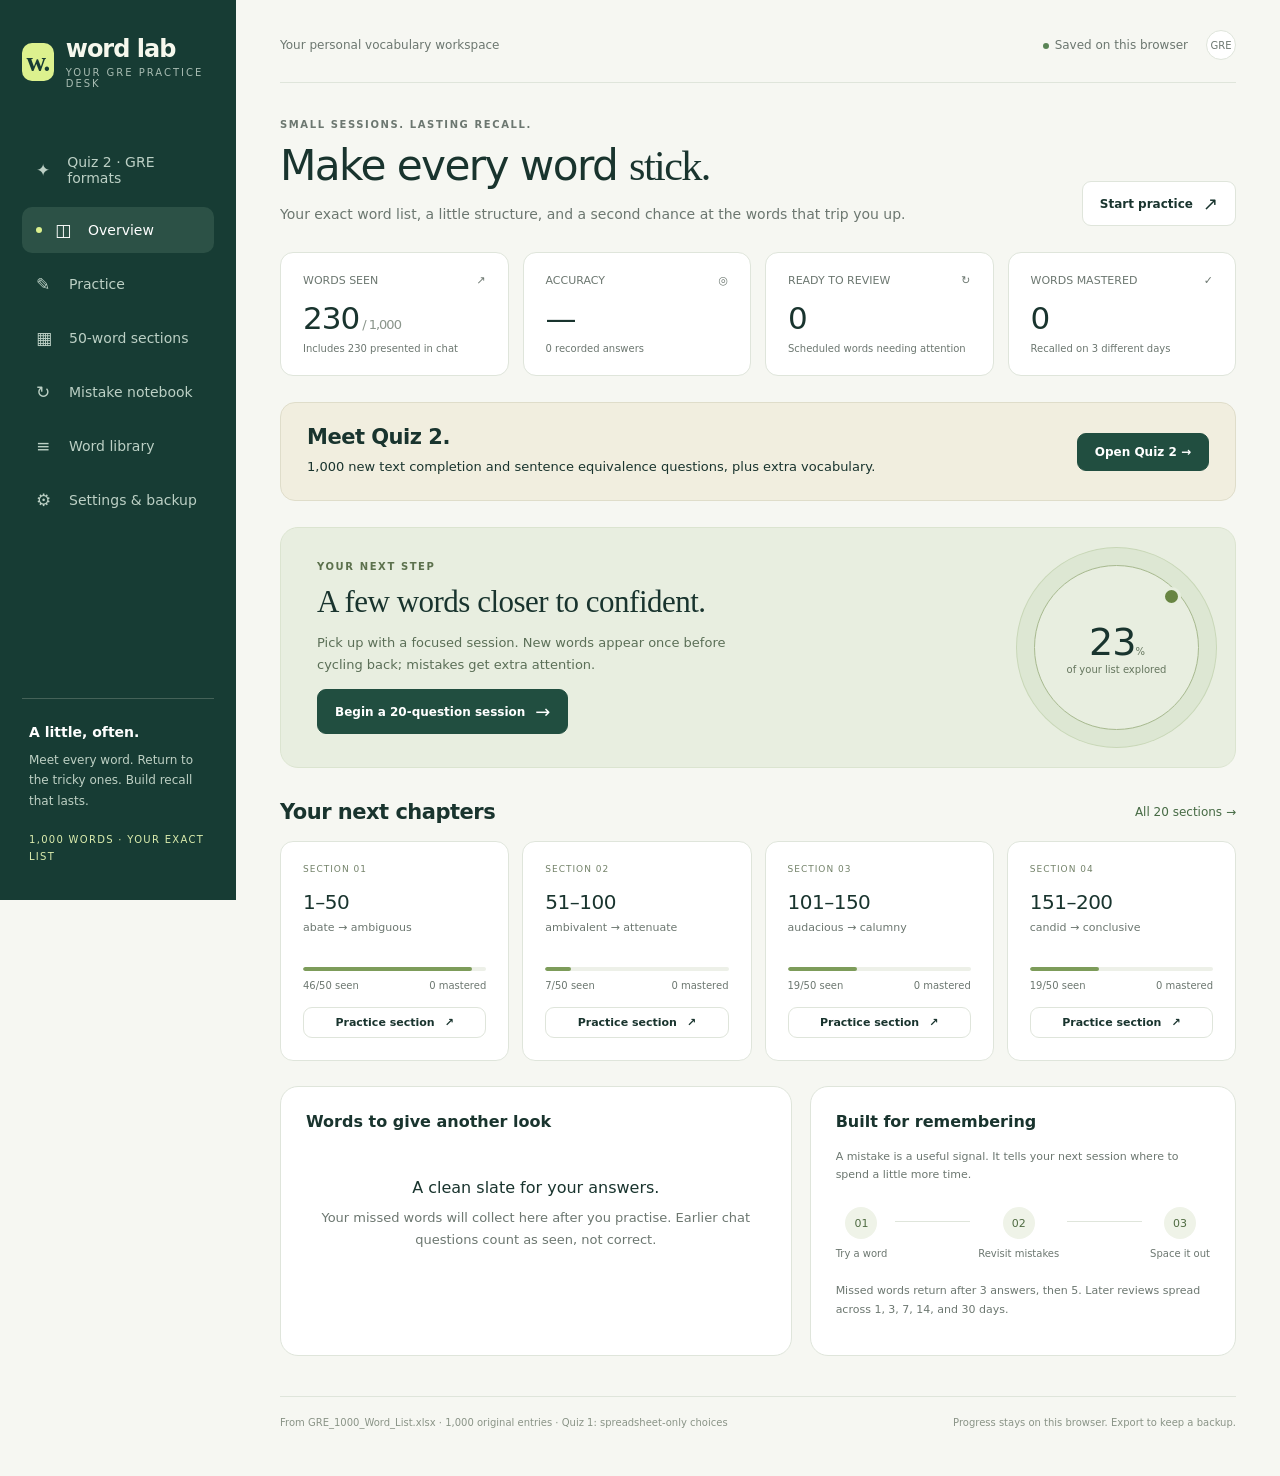
<file: index.html>
<!doctype html>
<html lang="en"><head><meta charset="utf-8"><meta name="viewport" content="width=device-width,initial-scale=1"><meta name="theme-color" content="#163c35"><meta name="description" content="A personal GRE practice desk: the exact 1,000-word spreadsheet, 20 chapters, and spaced review for your mistakes."><title>Word Lab — your GRE practice desk</title><link rel="stylesheet" href="style.css"><link rel="stylesheet" href="quiz2.css?v=2"><script defer src="data.js"></script><script defer src="core.js"></script><script defer src="app.js?v=2"></script></head>
<body><div id="app"></div><noscript>This practice portal needs JavaScript to run quizzes and save your progress. Enable JavaScript and reload.</noscript><div id="toast" role="status" aria-live="polite"></div><input type="file" id="import-file" accept="application/json,.json" hidden><dialog id="word-dialog"></dialog><dialog id="confirm-dialog"></dialog></body></html>
</file>
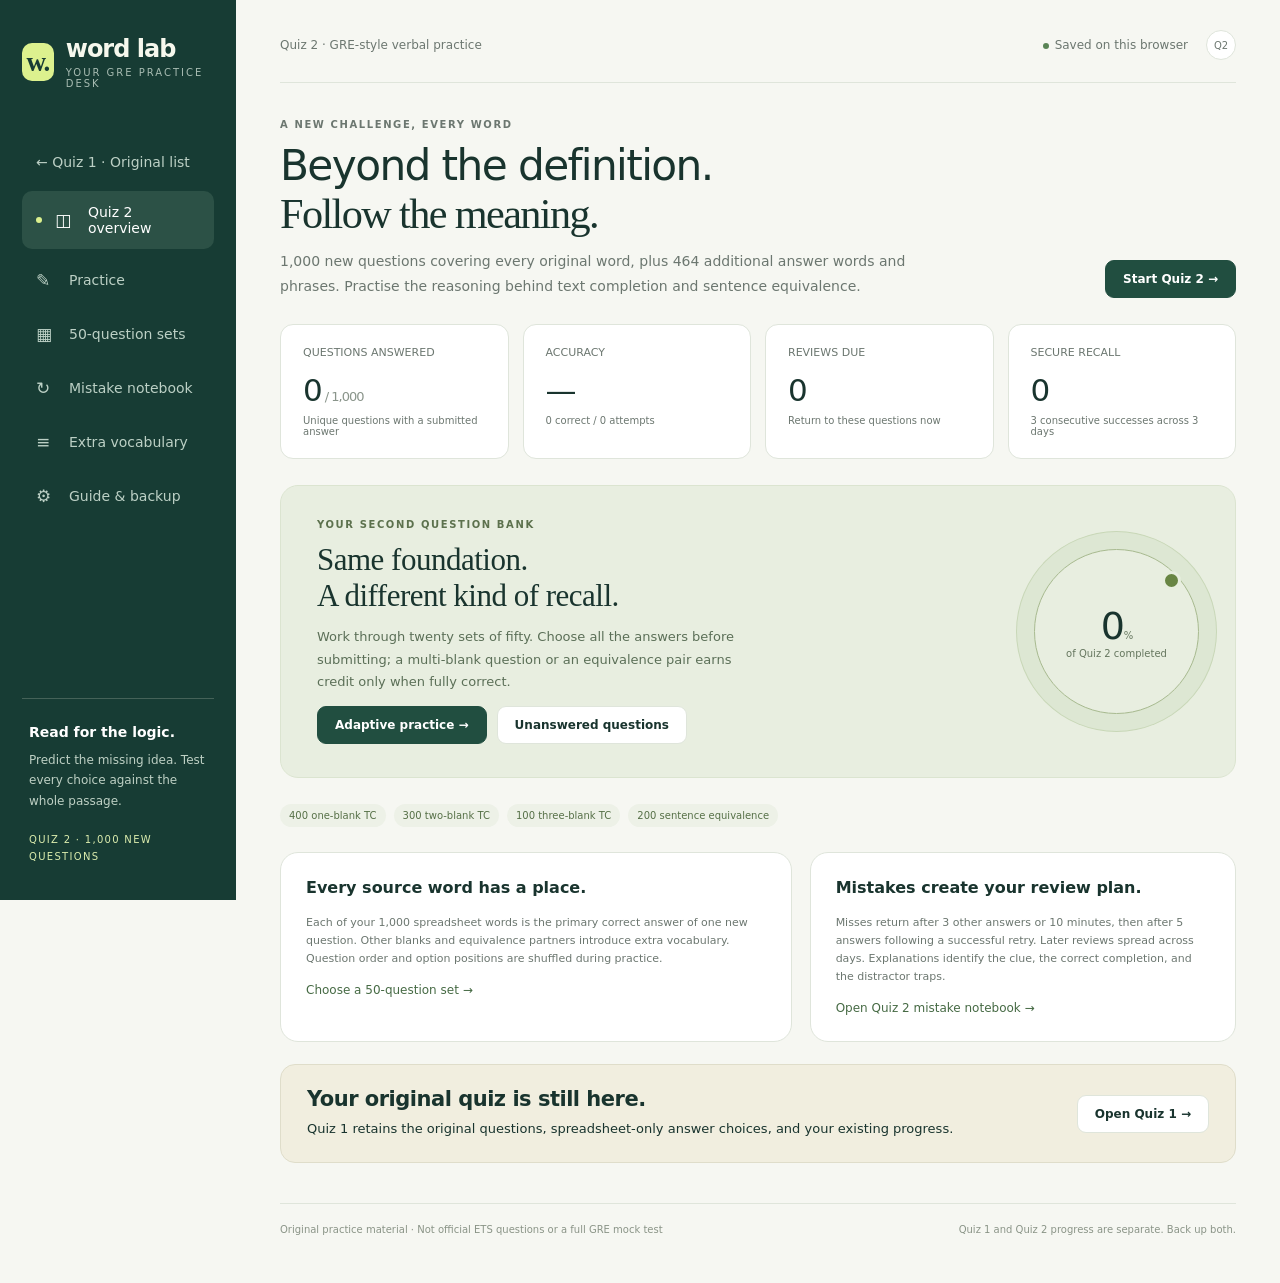
<file: quiz2.html>
<!doctype html>
<html lang="en"><head><meta charset="utf-8"><meta name="viewport" content="width=device-width,initial-scale=1"><meta name="theme-color" content="#163c35"><meta name="description" content="Quiz 2: 1,000 new GRE-style text completion and sentence equivalence questions, additional vocabulary, and adaptive review."><title>Quiz 2 · Word Lab</title><link rel="stylesheet" href="style.css"><link rel="stylesheet" href="quiz2.css"><script defer src="data.js"></script><script defer src="quiz2-data.js"></script><script defer src="quiz2-bank-1.js"></script><script defer src="quiz2-bank-2.js"></script><script defer src="quiz2-bank-3.js"></script><script defer src="quiz2-bank-4.js"></script><script defer src="quiz2-bank-5.js"></script><script defer src="quiz2-core.js"></script><script defer src="quiz2.js"></script></head><body><div id="app"></div><noscript>Enable JavaScript to practise and save your progress.</noscript><div id="toast" role="status" aria-live="polite"></div><input type="file" id="q2-import" accept=".json,application/json" hidden><dialog id="q2-dialog"></dialog></body></html>
</file>
<file: style.css>
:root{--ink:#19342e;--muted:#6c7770;--paper:#f6f7f2;--white:#fff;--line:#dfe5db;--green:#214e40;--light:#e8eee3;--lime:#dcf18e;--orange:#b95730;--danger:#a33b30;--radius:18px;font-family:Inter,ui-sans-serif,system-ui,-apple-system,BlinkMacSystemFont,"Segoe UI",sans-serif;color:var(--ink);background:var(--paper);font-synthesis:none}*{box-sizing:border-box}body{margin:0}button,input,select{font:inherit}button,a,input,select{touch-action:manipulation}button{cursor:pointer}button:disabled{cursor:default;opacity:.5}button:focus-visible,a:focus-visible,input:focus-visible,select:focus-visible{outline:3px solid #b3c65f;outline-offset:3px}a{color:inherit}.layout{min-height:100vh;display:grid;grid-template-columns:236px 1fr}.sidebar{background:#173c34;color:#f6f8ed;padding:35px 22px;position:sticky;top:0;height:100vh;display:flex;flex-direction:column}.brand{display:flex;gap:12px;align-items:center;font-size:24px;letter-spacing:-1px;font-weight:700;text-decoration:none}.brand-icon{width:38px;height:38px;background:var(--lime);color:#173c34;border-radius:10px;display:grid;place-items:center;font-family:Georgia,serif;font-size:27px}.brand small{display:block;color:#a8bcb2;font-size:10px;font-weight:500;letter-spacing:2px;margin-top:4px}.nav{display:grid;gap:8px;margin-top:52px}.nav a{display:flex;align-items:center;gap:13px;border-radius:10px;padding:13px 14px;color:#bcd0c5;text-decoration:none;font-size:14px}.nav a:hover,.nav a.active{background:#2c5146;color:#fff}.nav a.active:before{content:'';height:6px;width:6px;background:var(--lime);border-radius:50%}.nav-icon{font-size:17px;width:20px}.side-note{margin-top:auto;border-top:1px solid #456258;padding:22px 7px 0;color:#bed0c4;font-size:12px;line-height:1.7}.side-note strong{display:block;color:white;font-size:14px;margin-bottom:5px}.source-chip{font-size:10px;letter-spacing:1.3px;color:#dcedae;margin-top:20px}.main{max-width:1430px;width:100%;padding:30px 44px 48px;min-width:0}.topbar{display:flex;justify-content:space-between;align-items:center;border-bottom:1px solid var(--line);padding-bottom:22px;margin-bottom:36px;font-size:12px;color:var(--muted)}.topbar .right{display:flex;gap:18px;align-items:center}.avatar{height:30px;width:30px;border:1px solid var(--line);border-radius:50%;display:grid;place-items:center;font-size:10px;background:white}.status-dot{display:inline-block;height:6px;width:6px;background:#598455;border-radius:50%;margin-right:6px}.eyebrow{font-size:10px;font-weight:700;letter-spacing:1.6px;text-transform:uppercase;color:var(--muted);margin-bottom:12px}h1,h2,h3,p{margin-top:0}h1{font-size:clamp(30px,3.3vw,43px);line-height:1.13;letter-spacing:-1.6px;font-weight:500;margin-bottom:12px}h2{font-size:21px;letter-spacing:-.5px;font-weight:550}h3{font-size:16px;font-weight:600}.serif{font-family:Georgia,"Times New Roman",serif;font-weight:400}.sub{font-size:14px;line-height:1.75;color:var(--muted);max-width:650px}.heading{display:flex;justify-content:space-between;gap:20px;align-items:end;margin-bottom:25px}.heading .sub{margin-bottom:0}.button{border:1px solid var(--line);background:white;border-radius:9px;padding:11px 17px;color:var(--ink);font-weight:600;font-size:12px;display:inline-flex;justify-content:center;align-items:center;gap:10px;text-decoration:none}.button:hover{background:#eef2e7}.button.primary{background:var(--green);border-color:var(--green);color:white}.button.primary:hover{background:#326552}.button.lime{background:var(--lime);border-color:var(--lime);color:var(--ink)}.button.ghost{background:transparent}.button.danger{color:var(--danger);border-color:#e7c9c2}.arrow{font-size:18px;font-weight:400}.stats{display:grid;grid-template-columns:repeat(4,1fr);gap:14px;margin:26px 0}.stat{background:white;border:1px solid var(--line);border-radius:13px;padding:21px 22px}.stat .label{font-size:11px;color:var(--muted);margin-bottom:13px;display:flex;justify-content:space-between}.stat .number{font-size:31px;letter-spacing:-1px;font-weight:500}.stat .number small{font-size:13px;color:#8a958b;margin-left:3px}.stat .foot{font-size:10px;color:var(--muted);margin-top:7px}.hero{position:relative;overflow:hidden;background:#e8eee0;border:1px solid #dbe4d0;border-radius:var(--radius);padding:33px 36px;display:flex;justify-content:space-between;gap:30px;min-height:210px;margin:26px 0}.hero h2{font-family:Georgia,serif;font-size:31px;font-weight:400;max-width:450px;margin-bottom:12px}.hero p{max-width:440px;font-size:13px;color:#5b6f57;line-height:1.7}.hero .eyebrow{color:#5c714d}.orbit{flex:0 0 165px;display:grid;place-items:center;align-self:center;position:relative;width:165px;height:165px;border:1px solid #a8ba90;border-radius:50%;box-shadow:0 0 0 17px #dde7d3,0 0 0 18px #c8d7b7}.orbit-inner{display:flex;flex-direction:column;align-items:center}.orbit strong{font-size:38px;letter-spacing:-1px;font-weight:500}.orbit small{font-size:10px;color:#65765e}.orbit:after{content:'';position:absolute;top:21px;right:17px;border-radius:50%;width:13px;height:13px;background:#688543;border:3px solid #e7eede}.row-title{display:flex;justify-content:space-between;align-items:center;margin:32px 0 17px}.row-title h2{margin:0}.text-link{font-size:12px;color:#466a44;text-decoration:none;border:0;background:none;cursor:pointer}.section-grid{display:grid;grid-template-columns:repeat(4,minmax(0,1fr));gap:13px}.section-card{padding:22px;background:white;border:1px solid var(--line);border-radius:13px;position:relative;display:flex;flex-direction:column;min-height:185px}.section-card:hover{border-color:#8ea47b}.section-card .tag{font-size:9px;color:#738269;letter-spacing:1px;margin-bottom:16px}.section-card .range{font-size:20px;letter-spacing:-.5px;margin-bottom:7px;font-weight:500}.section-card .ends{font-size:11px;color:var(--muted);min-height:30px}.progress{height:4px;background:#edf0e8;border-radius:5px;overflow:hidden;margin:16px 0 9px}.progress span{height:100%;display:block;background:#7d9c5a;border-radius:5px}.small-row{display:flex;justify-content:space-between;gap:10px;font-size:10px;color:var(--muted)}.section-card .button{margin-top:16px;padding:8px 9px;width:100%;font-size:11px}.section-card.selected{border-color:#6a8a50;background:#f8fbf1}.bottom-grid{display:grid;grid-template-columns:1.2fr 1fr;gap:18px;margin-top:25px}.panel{background:white;border:1px solid var(--line);border-radius:var(--radius);padding:25px}.panel h3{margin-bottom:17px}.empty{padding:26px 10px;text-align:center;color:var(--muted);font-size:13px;line-height:1.7}.empty strong{display:block;color:var(--ink);font-weight:500;font-size:16px;margin-bottom:6px}.steps{display:flex;align-items:center;justify-content:space-between;margin:23px 0}.step{display:flex;flex-direction:column;gap:9px;font-size:10px;color:var(--muted);align-items:center}.step i{font-style:normal;background:#eff3e8;border-radius:50%;width:32px;height:32px;display:grid;place-items:center;color:#506c43;font-size:11px}.line{height:1px;background:var(--line);flex:1;margin:0 8px 24px}.note{font-size:11px;line-height:1.65;color:var(--muted)}.notice{padding:13px 16px;border-radius:10px;border:1px solid #e3dfc9;background:#fcfaec;color:#7e6b39;font-size:12px;line-height:1.6;margin:16px 0}.controls{display:flex;gap:12px;flex-wrap:wrap;align-items:end;margin:24px 0}.field{display:flex;flex-direction:column;gap:8px;font-size:11px;color:var(--muted)}.field select,.field input,.search{background:white;border:1px solid var(--line);border-radius:8px;padding:11px 12px;color:var(--ink);min-height:42px}.field select{min-width:160px}.search{min-width:240px;max-width:100%}.quiz-wrap{max-width:860px;margin:0 auto}.quiz-meta{display:flex;justify-content:space-between;font-size:11px;color:var(--muted);margin-bottom:20px}.quiz-card{background:white;border:1px solid var(--line);border-radius:var(--radius);padding:36px}.quiz-card .question{font-family:Georgia,serif;font-size:clamp(24px,2.4vw,30px);line-height:1.7;margin:23px 0 30px;color:#243b30}.blank{display:inline-block;min-width:80px;color:#63833d;border-bottom:2px solid #a6ba85;text-align:center;line-height:1.3}.options{display:grid;grid-template-columns:1fr 1fr;gap:12px}.option{display:flex;align-items:center;gap:13px;text-align:left;padding:16px;border:1px solid var(--line);border-radius:10px;background:#fcfdf9;color:var(--ink);font-size:15px}.option:hover:not(:disabled){border-color:#6d8a54;background:#f1f6e8}.option .letter{font-size:11px;width:25px;height:25px;border:1px solid #dae2d2;border-radius:6px;display:grid;place-items:center;color:#74866c}.option:disabled{opacity:1}.option.correct{background:#edf5df;border-color:#86a657}.option.wrong{background:#fff0ec;border-color:#d48a76}.option.correct .letter{background:#799b49;color:white;border-color:#799b49}.option.wrong .letter{background:#b45b48;color:white;border-color:#b45b48}.quiz-actions{display:flex;justify-content:space-between;gap:12px;align-items:center;margin-top:22px}.feedback{margin-top:22px;padding:20px;background:#f0f5e9;border:1px solid #d6e3c5;border-radius:12px;font-size:13px;line-height:1.8}.feedback.miss{background:#fff7ee;border-color:#ebd8bf}.feedback strong{font-size:16px}.feedback .meaning{font-size:14px}.hint{font-size:13px;background:#f6f7ef;border-radius:8px;padding:13px;margin-top:17px}.keyboard{font-size:10px;text-align:center;color:#8a9486;margin-top:16px}.table-wrap{overflow:auto;border:1px solid var(--line);border-radius:13px;background:white}table{border-collapse:collapse;width:100%;font-size:12px}th{text-align:left;font-size:10px;text-transform:uppercase;letter-spacing:.7px;color:var(--muted);background:#f0f3e9;padding:15px 18px;font-weight:600}td{padding:15px 18px;border-top:1px solid #e9ede4;vertical-align:middle}td.word button{background:none;border:0;color:var(--ink);font-family:Georgia,serif;font-size:19px;padding:0;text-align:left}.badge{display:inline-block;font-size:9px;border-radius:5px;padding:4px 7px;background:#edf2e5;color:#5d7549;white-space:nowrap}.badge.orange{background:#fff0e3;color:#a66735}.badge.gray{background:#f0f1ed;color:#7b8476}.badge.green{background:#deedcf;color:#486a29}.toolbar{display:flex;justify-content:space-between;gap:15px;align-items:center;margin:20px 0}.pagination{display:flex;justify-content:space-between;align-items:center;margin-top:18px;font-size:12px;color:var(--muted)}.mini-list{list-style:none;padding:0;margin:0}.mini-list li{display:flex;justify-content:space-between;padding:12px 0;border-bottom:1px solid #edf0e8;font-size:12px}.mini-list li:last-child{border:0}.mini-list strong{font-family:Georgia,serif;font-size:18px;font-weight:400}.history{display:grid;gap:0}.history-item{padding:13px 0;display:flex;justify-content:space-between;border-bottom:1px solid var(--line);font-size:12px}.accuracy-chart{height:110px;display:flex;gap:8px;align-items:flex-end;margin:20px 0}.day-bar{height:100%;flex:1;display:flex;flex-direction:column;justify-content:end;align-items:center;gap:6px;font-size:9px;color:var(--muted)}.day-bar .bar{width:100%;max-width:38px;min-height:2px;background:#91ac6c;border-radius:4px 4px 0 0}.settings-grid{display:grid;gap:20px;max-width:880px}.setting-row{display:flex;justify-content:space-between;gap:25px;align-items:center;margin:17px 0}.setting-row p{margin:5px 0 0;font-size:12px;color:var(--muted);line-height:1.7}.setting-row strong{font-size:14px;font-weight:500}.toggle{accent-color:var(--green);width:20px;height:20px;flex-shrink:0}.pill-row{display:flex;gap:8px;flex-wrap:wrap;margin:18px 0}.pill{background:#edf1e7;color:#567047;font-size:10px;padding:6px 9px;border-radius:20px}.lesson-score{font-family:Georgia,serif;font-size:70px;letter-spacing:-3px;margin:15px 0;color:#446b39}.summary{text-align:center;padding:42px}.summary .button{margin:10px}.mobile-brand{display:none}dialog{border:1px solid var(--line);border-radius:18px;max-width:550px;width:calc(100% - 32px);padding:30px;color:var(--ink);box-shadow:0 20px 80px #15291b33}dialog::backdrop{background:#102c2866}dialog h2{font-family:Georgia,serif;font-size:34px}dialog .close{float:right;border:0;background:none;font-size:24px;color:var(--muted)}dialog p{line-height:1.7;font-size:14px}.footer{font-size:10px;color:#8a9487;border-top:1px solid var(--line);padding-top:20px;margin-top:40px;display:flex;justify-content:space-between;gap:20px}#toast{position:fixed;bottom:25px;left:50%;transform:translateX(-50%);padding:13px 20px;background:#1e473d;color:white;border-radius:10px;font-size:12px;z-index:20;display:none;max-width:90vw}.paused{background:#fff7e9;border:1px solid #e9d8b8;padding:18px;border-radius:12px;margin-bottom:20px}.paused p{font-size:13px;line-height:1.7}.muted{color:var(--muted)}.flex{display:flex;gap:10px;flex-wrap:wrap}.session-progress{height:4px;background:#e6ebdf;border-radius:5px;margin:15px 0 25px}.session-progress div{height:4px;background:#658844;border-radius:5px}.filter-note{font-size:12px;color:var(--muted);margin-bottom:20px}.print-only{display:none}
@media(min-width:1500px){.main{padding-left:60px;padding-right:60px}}@media(max-width:1150px){.layout{grid-template-columns:195px 1fr}.sidebar{padding:28px 15px}.main{padding:25px}.section-grid{grid-template-columns:repeat(2,minmax(0,1fr))}.stat{padding:18px 14px}.orbit{flex-basis:130px;width:130px;height:130px}.hero{padding:28px}.bottom-grid{grid-template-columns:1fr 1fr}}@media(max-width:760px){.layout{display:block}.sidebar{height:auto;position:static;padding:17px 18px 0}.brand{font-size:22px}.brand small{display:none}.brand-icon{height:30px;width:30px;font-size:22px}.nav{display:flex;overflow-x:auto;margin-top:17px;gap:3px}.nav a{white-space:nowrap;font-size:11px;padding:12px 10px;border-radius:8px 8px 0 0;gap:6px}.nav-icon{display:none}.nav a.active:before{display:none}.side-note,.source-chip{display:none}.main{padding:20px 17px 35px}.topbar{margin-bottom:25px;padding-bottom:15px}.topbar .right>span:first-child{display:none}.heading{align-items:start}.heading>.button{flex-shrink:0;padding:10px}.heading h1{font-size:30px}.stats{grid-template-columns:repeat(2,1fr);gap:10px;margin:20px 0}.stat .number{font-size:28px}.hero{padding:24px;gap:15px}.hero h2{font-size:26px}.hero .sub{font-size:12px}.orbit{display:none}.bottom-grid{grid-template-columns:1fr}.section-card{padding:18px;min-height:175px}.section-card .range{font-size:18px}.section-card .ends{font-size:10px}.row-title{margin-top:27px}.quiz-card{padding:23px 19px}.quiz-card .question{font-size:24px;line-height:1.6}.options{grid-template-columns:1fr}.option{padding:14px}.quiz-actions{flex-wrap:wrap}.controls{gap:10px}.field{flex:1;min-width:130px}.field select{min-width:0;width:100%}.field input{width:100%}.search{min-width:0;width:100%}.toolbar{flex-wrap:wrap}.table-wrap{max-width:100%}th,td{padding:13px 12px}td.meaning-cell{min-width:190px}.setting-row{gap:14px}.footer{line-height:1.7;flex-direction:column;gap:5px}.keyboard{display:none}}@media print{.sidebar,.topbar,.controls,.toolbar,.pagination,.footer,.button{display:none!important}.layout{display:block}.main{padding:0;max-width:none}.table-wrap{overflow:visible;border:0}tr{break-inside:avoid}body{background:white}.print-only{display:block}}
</file>
<file: quiz2.css>
.q2-banner{display:flex;align-items:center;justify-content:space-between;gap:20px;background:#f1eedf;border:1px solid #dfddca;border-radius:15px;padding:22px 26px;margin:22px 0}.q2-banner h2{margin-bottom:8px}.q2-banner p{margin:0;line-height:1.6;font-size:13px}.q2-choices{display:grid;grid-template-columns:repeat(var(--cols,1),minmax(0,1fr));gap:16px}.q2-choices fieldset{padding:0;border:0;min-width:0;margin:0}.q2-choices legend{font-size:11px;text-transform:uppercase;letter-spacing:1px;color:var(--muted);padding:0;margin:0 0 12px}.q2-choices .option{width:100%;margin-bottom:9px;min-height:55px;position:relative;font-size:14px;overflow-wrap:anywhere}.q2-choices .option.selected{border-color:#567c3e;background:#eaf1df;box-shadow:inset 0 0 0 1px #567c3e}.q2-choices .option.correct{background:#edf5df;border-color:#799b49}.q2-choices .option.wrong{background:#fff0ec;border-color:#b45b48}.q2-choices .letter{flex-shrink:0}.choice-mark{margin-left:auto;font-size:11px;white-space:nowrap}.q2-se{display:grid;grid-template-columns:1fr 1fr;gap:0 12px}.q2-instructions{padding:13px 16px;border-left:3px solid #8ca85e;background:#f3f6ed;font-size:12px;line-height:1.7;color:#4f6648}.q2-card .question{font-size:clamp(21px,2.2vw,27px)}.q2-controls{display:flex;gap:9px;flex-wrap:wrap;align-items:center}.q2-tabs{display:flex;gap:7px;flex-wrap:wrap;margin-bottom:24px}.q2-tabs a{padding:9px 13px;border:1px solid var(--line);border-radius:8px;font-size:12px;text-decoration:none;background:white}.q2-tabs a.active{background:#e7eedc;border-color:#8ba66e}.q2-format{font-size:10px;letter-spacing:1px;color:#5d7949}.q2-answer-list{margin:14px 0;padding-left:20px}.q2-answer-list li{margin-bottom:8px}.q2-extra{font-size:9px;color:#8d623a;background:#faf0de;border-radius:5px;padding:3px 6px;margin-left:6px}.q2-progress-strip{display:flex;gap:16px;flex-wrap:wrap;font-size:12px;margin:14px 0;color:var(--muted)}.q2-review-table td:nth-child(2){min-width:230px}.q2-link{color:#3d6639;font-weight:600}.q2-vocab td:first-child{font-family:Georgia,serif;font-size:19px}.q2-bookmark{font-size:12px;color:#6a7c60}.q2-meta-note{font-size:11px;line-height:1.7;color:var(--muted);margin-top:12px}.q2-guide li{font-size:13px;line-height:1.8;margin-bottom:9px}.q2-guide a{color:#466a44}.q2-source-list{padding-left:20px}.q2-pair-label{display:block;font-size:9px;color:var(--muted);margin-top:3px}.q2-screen-title:focus{outline:none}.q2-count{white-space:nowrap}.q2-prompt-target{display:none}.q2-error{padding:20px;border:1px solid #d48a76;background:#fff0ec;border-radius:12px;line-height:1.6}.q2-word-filters{display:flex;gap:12px;flex-wrap:wrap;margin:20px 0}.q2-set-buttons{display:flex;gap:8px;margin-top:auto;padding-top:14px}.q2-set-buttons .button{margin:0;padding:9px;flex:1}.q2-correct-text{color:#476b2e}.q2-wrong-text{color:#a33b30}.q2-feedback-heading{display:flex;gap:12px;align-items:center;justify-content:space-between}.q2-session-end{max-width:700px;margin:auto}.q2-selection-status{min-height:19px;font-size:11px;color:var(--muted);margin-top:10px}.q2-se.option{width:auto}.q2-source-list a{overflow-wrap:anywhere}@media(max-width:1000px){.q2-choices{grid-template-columns:1fr}.q2-choices fieldset{margin-bottom:12px}}@media(max-width:760px){.q2-banner{align-items:start;flex-direction:column;padding:20px}.q2-se{grid-template-columns:1fr}.q2-instructions{font-size:12px}.q2-card .question{font-size:22px}.q2-feedback-heading{align-items:start;flex-direction:column}.q2-set-buttons{flex-direction:column}.q2-tabs a{font-size:11px;padding:8px 10px}.q2-review-table td{padding:12px}.q2-choices .option{font-size:15px}}
</file>
